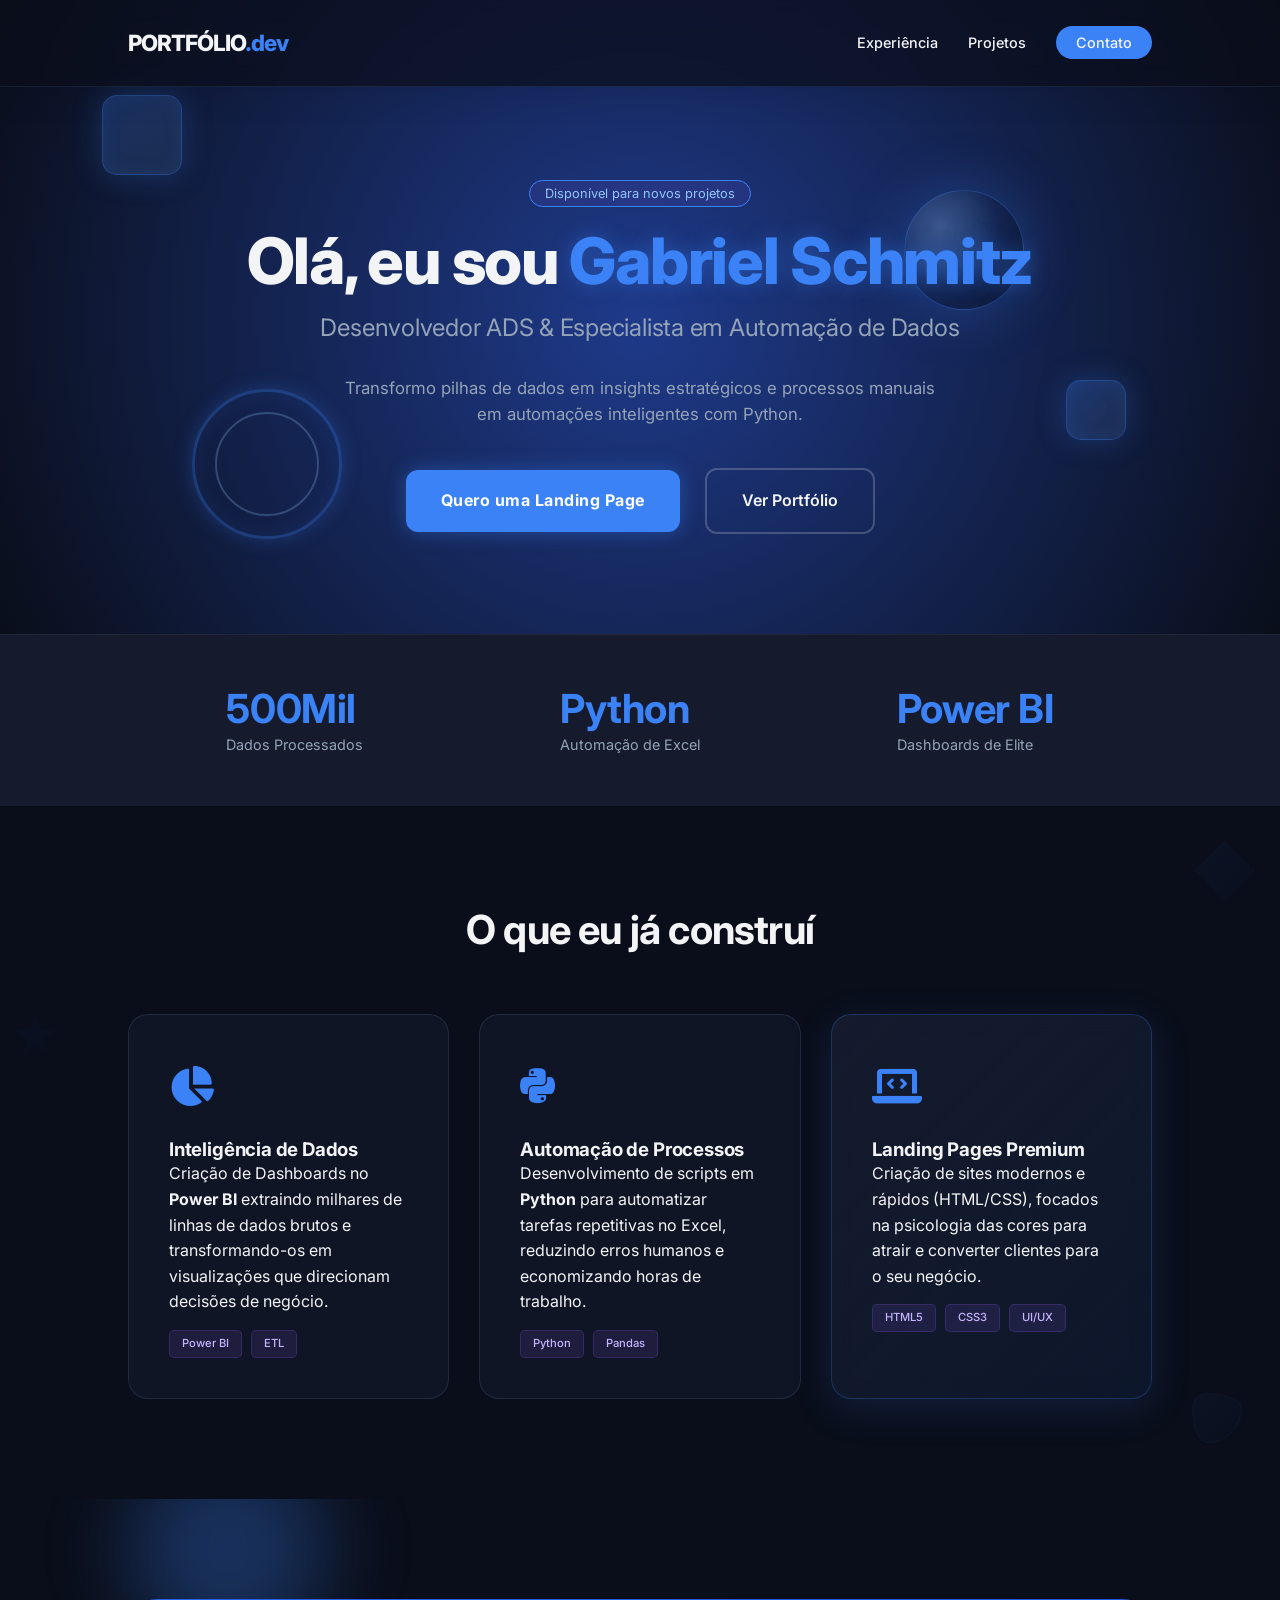
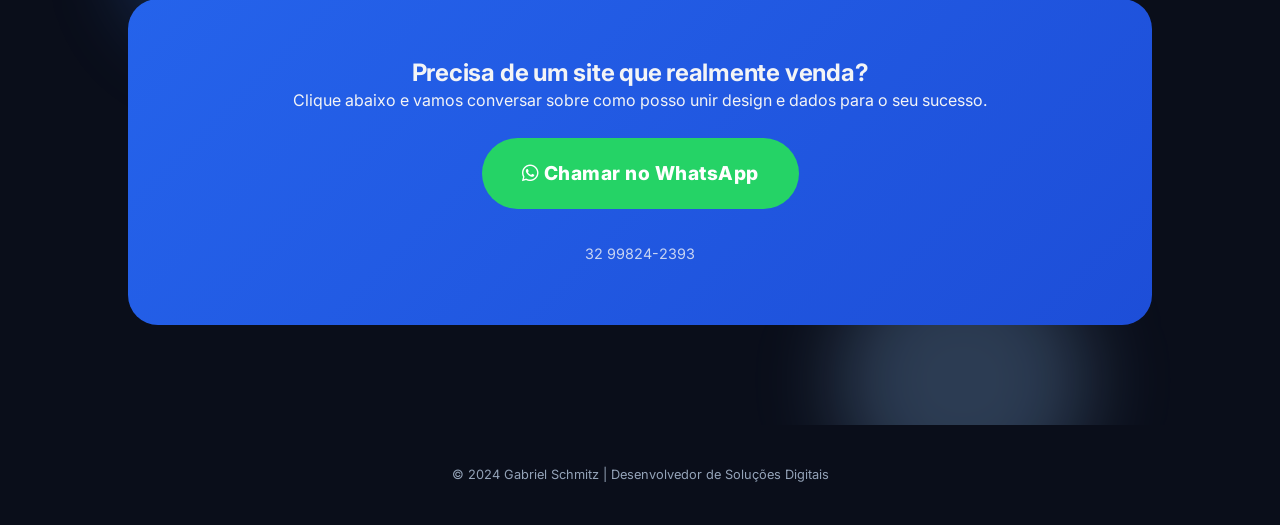
<file: index.html>
<!DOCTYPE html>
<html lang="pt-br">
<head>
    <meta charset="UTF-8">
    <meta name="viewport" content="width=device-width, initial-scale=1.0">
    <title>Gabriel Schmitz | Dev & Data Expert</title>
    <link rel="stylesheet" href="style.css">
    <link href="https://fonts.googleapis.com/css2?family=Inter:wght@300;400;600;800&display=swap" rel="stylesheet">
    <link rel="stylesheet" href="https://cdnjs.cloudflare.com/ajax/libs/font-awesome/6.0.0/css/all.min.css">
</head>
<body>

    <header>
        <nav>
            <div class="logo">PORTFÓLIO<span>.dev</span></div>
            <ul>
                <li><a href="#experiencia">Experiência</a></li>
                <li><a href="#portfolio">Projetos</a></li>
                <li><a href="https://wa.me/5532998242393" class="btn-nav">Contato</a></li>
            </ul>
        </nav>
    </header>

    <section class="hero">
        <div class="hero-bg-3d">
            <div class="cube cube-1"></div>
            <div class="cube cube-2"></div>
            <div class="sphere sphere-1"></div>
            <div class="ring ring-1"></div>
        </div>
        <div class="hero-content">
            <span class="tag">Disponível para novos projetos</span>
            <h1>Olá, eu sou <span class="name-highlight">Gabriel Schmitz</span></h1>
            <h2>Desenvolvedor ADS & Especialista em Automação de Dados</h2>
            <p>Transformo pilhas de dados em insights estratégicos e processos manuais em automações inteligentes com Python.</p>
            <div class="hero-btns">
                <a href="https://wa.me/5532998242393" class="btn-main">Quero uma Landing Page</a>
                <a href="#portfolio" class="btn-sub">Ver Portfólio</a>
            </div>
        </div>
    </section>

    <section id="experiencia" class="stats">
        <div class="stat-item">
            <h3>500Mil</h3>
            <p>Dados Processados</p>
        </div>
        <div class="stat-item">
            <h3>Python</h3>
            <p>Automação de Excel</p>
        </div>
        <div class="stat-item">
            <h3>Power BI</h3>
            <p>Dashboards de Elite</p>
        </div>
    </section>

    <section id="portfolio" class="portfolio">
        <div class="portfolio-bg-3d">
            <div class="floating-shape shape-1"></div>
            <div class="floating-shape shape-2"></div>
            <div class="floating-shape shape-3"></div>
        </div>
        <h2 class="section-title">O que eu já construí</h2>
        
        <div class="project-grid">
            <div class="project-card">
                <div class="project-icon"><i class="fas fa-chart-pie"></i></div>
                <h3>Inteligência de Dados</h3>
                <p>Criação de Dashboards no <strong>Power BI</strong> extraindo milhares de linhas de dados brutos e transformando-os em visualizações que direcionam decisões de negócio.</p>
                <span class="tech-tag">Power BI</span> <span class="tech-tag">ETL</span>
            </div>

            <div class="project-card">
                <div class="project-icon"><i class="fab fa-python"></i></div>
                <h3>Automação de Processos</h3>
                <p>Desenvolvimento de scripts em <strong>Python</strong> para automatizar tarefas repetitivas no Excel, reduzindo erros humanos e economizando horas de trabalho.</p>
                <span class="tech-tag">Python</span> <span class="tech-tag">Pandas</span>
            </div>

            <div class="project-card highlight-card">
                <div class="project-icon"><i class="fas fa-laptop-code"></i></div>
                <h3>Landing Pages Premium</h3>
                <p>Criação de sites modernos e rápidos (HTML/CSS), focados na psicologia das cores para atrair e converter clientes para o seu negócio.</p>
                <span class="tech-tag">HTML5</span> <span class="tech-tag">CSS3</span> <span class="tech-tag">UI/UX</span>
            </div>
        </div>
    </section>

    <section class="cta-section">
        <div class="cta-bg-3d">
            <div class="glow-orb orb-1"></div>
            <div class="glow-orb orb-2"></div>
        </div>
        <div class="cta-box">
            <h2>Precisa de um site que realmente venda?</h2>
            <p>Clique abaixo e vamos conversar sobre como posso unir design e dados para o seu sucesso.</p>
            <a href="https://wa.me/5532998242393" class="btn-final">
                <i class="fab fa-whatsapp"></i> Chamar no WhatsApp
            </a>
            <span class="phone-display">32 99824-2393</span>
        </div>
    </section>

    <footer>
        <p>&copy; 2024 Gabriel Schmitz | Desenvolvedor de Soluções Digitais</p>
    </footer>

    <script>
        // Mouse interaction for 3D elements
        let mouseX = 0, mouseY = 0;
        const elements3D = [];
        
        document.addEventListener('DOMContentLoaded', () => {
            document.querySelectorAll('.cube, .sphere, .ring, .floating-shape, .glow-orb').forEach((el, i) => {
                elements3D.push({
                    el: el,
                    baseX: 0,
                    baseY: 0,
                    speed: 0.02 + (i * 0.008),
                    rotationSpeed: 0.01 + (i * 0.005)
                });
            });

            // Spotlight effect para project cards
            document.querySelectorAll('.project-card').forEach(card => {
                card.addEventListener('mousemove', (e) => {
                    const rect = card.getBoundingClientRect();
                    const x = e.clientX - rect.left;
                    const y = e.clientY - rect.top;
                    const xPercent = (x / rect.width) * 100;
                    const yPercent = (y / rect.height) * 100;
                    
                    card.style.setProperty('--spotlight-x', xPercent + '%');
                    card.style.setProperty('--spotlight-y', yPercent + '%');
                });

                card.addEventListener('mouseleave', () => {
                    card.style.setProperty('--spotlight-x', '50%');
                    card.style.setProperty('--spotlight-y', '50%');
                });
            });

            // Fade-in-up animation on scroll
            const observerOptions = {
                threshold: 0.1,
                rootMargin: '0px 0px -100px 0px'
            };

            const observer = new IntersectionObserver((entries) => {
                entries.forEach(entry => {
                    if (entry.isIntersecting) {
                        entry.target.classList.add('fade-in-on-scroll');
                        observer.unobserve(entry.target);
                    }
                });
            }, observerOptions);

            document.querySelectorAll('.section-title, .project-card, .cta-box').forEach(el => {
                observer.observe(el);
            });
        });
        
        document.addEventListener('mousemove', (e) => {
            mouseX = (e.clientX - window.innerWidth / 2) / window.innerWidth;
            mouseY = (e.clientY - window.innerHeight / 2) / window.innerHeight;
            
            elements3D.forEach((item, i) => {
                // Diferentes intensidades para diferentes seções
                const isPortfolio = item.el.closest('.portfolio-bg-3d');
                const intensity = isPortfolio ? 0.3 : 1; // Portfólio mais sutil
                
                const moveX = mouseX * 80 * item.speed * (i % 2 === 0 ? 1 : -1) * intensity;
                const moveY = mouseY * 60 * item.speed * (i % 2 === 0 ? -1 : 1) * intensity;
                const rotateX = mouseY * 30 * item.rotationSpeed * intensity;
                const rotateY = mouseX * 30 * item.rotationSpeed * intensity;
                
                item.el.style.transform = `translate(${moveX}px, ${moveY}px) rotateX(${rotateX}deg) rotateY(${rotateY}deg)`;
            });
        });
        
        // Scroll parallax combined with mouse
        document.addEventListener('scroll', () => {
            const scrollY = window.scrollY;
            
            // Hero 3D elements parallax
            document.querySelectorAll('.hero-bg-3d .cube, .hero-bg-3d .sphere, .hero-bg-3d .ring').forEach((el, i) => {
                const speed = 0.05 + (i * 0.02);
                const rotation = scrollY * speed * 0.5;
                const baseTransform = el.style.transform || '';
                el.style.setProperty('--scroll-y', `${scrollY * speed}px`);
            });
            
            // Portfolio floating shapes parallax (mais sutil)
            document.querySelectorAll('.portfolio-bg-3d .floating-shape').forEach((el, i) => {
                const rect = el.closest('.portfolio').getBoundingClientRect();
                const sectionScroll = -rect.top;
                const speed = 0.01 + (i * 0.005); // Reduzido para ser mais sutil
                el.style.setProperty('--scroll-y', `${sectionScroll * speed}px`);
            });
            
            // CTA glow orbs parallax
            document.querySelectorAll('.cta-bg-3d .glow-orb').forEach((el, i) => {
                const rect = el.closest('.cta-section').getBoundingClientRect();
                const sectionScroll = -rect.top;
                const speed = 0.02 + (i * 0.01);
                el.style.setProperty('--scroll-y', `${sectionScroll * speed}px`);
            });
        });
    </script>

</body>
</html>
</file>
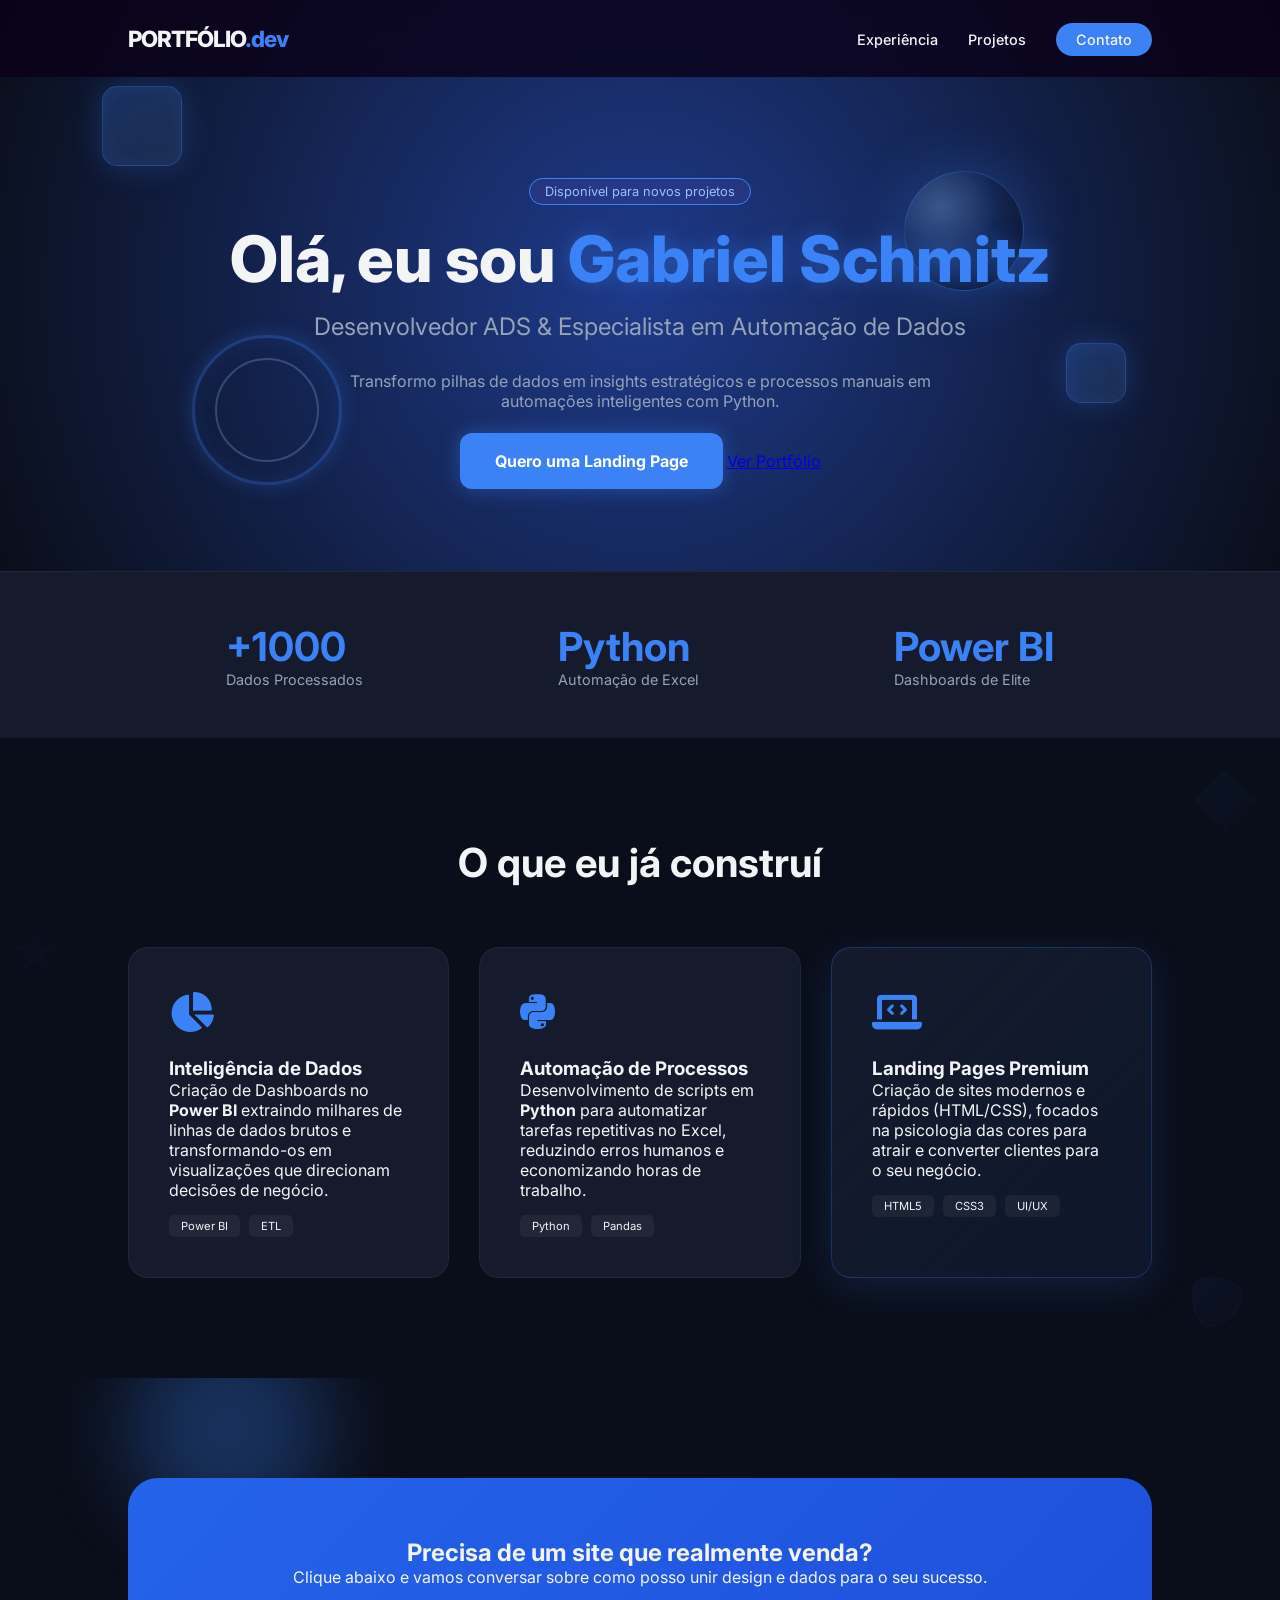
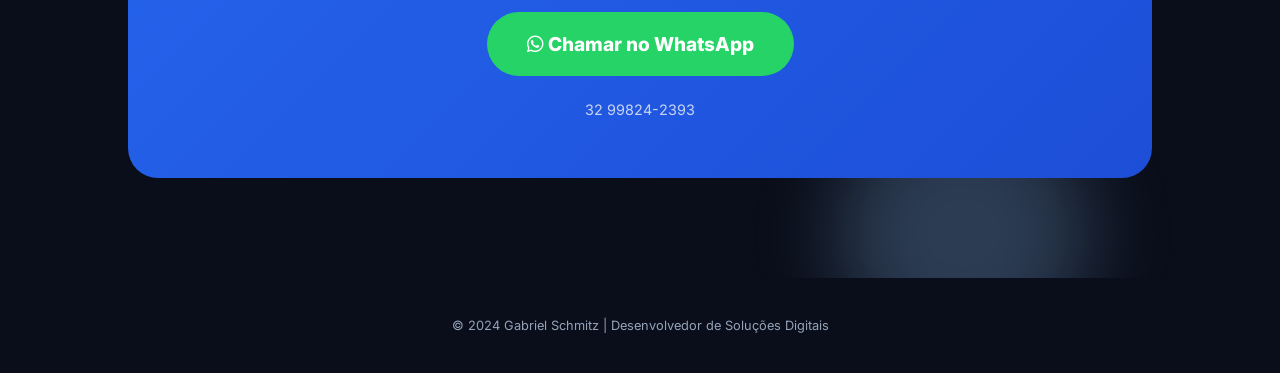
<file: LandingPage/index.html>
<!DOCTYPE html>
<html lang="pt-br">
<head>
    <meta charset="UTF-8">
    <meta name="viewport" content="width=device-width, initial-scale=1.0">
    <title>Gabriel Schmitz | Dev & Data Expert</title>
    <link rel="stylesheet" href="style.css">
    <link href="https://fonts.googleapis.com/css2?family=Inter:wght@300;400;600;800&display=swap" rel="stylesheet">
    <link rel="stylesheet" href="https://cdnjs.cloudflare.com/ajax/libs/font-awesome/6.0.0/css/all.min.css">
</head>
<body>

    <header>
        <nav>
            <div class="logo">PORTFÓLIO<span>.dev</span></div>
            <ul>
                <li><a href="#experiencia">Experiência</a></li>
                <li><a href="#portfolio">Projetos</a></li>
                <li><a href="https://wa.me/5532998242393" class="btn-nav">Contato</a></li>
            </ul>
        </nav>
    </header>

    <section class="hero">
        <div class="hero-bg-3d">
            <div class="cube cube-1"></div>
            <div class="cube cube-2"></div>
            <div class="sphere sphere-1"></div>
            <div class="ring ring-1"></div>
        </div>
        <div class="hero-content">
            <span class="tag">Disponível para novos projetos</span>
            <h1>Olá, eu sou <span class="name-highlight">Gabriel Schmitz</span></h1>
            <h2>Desenvolvedor ADS & Especialista em Automação de Dados</h2>
            <p>Transformo pilhas de dados em insights estratégicos e processos manuais em automações inteligentes com Python.</p>
            <div class="hero-btns">
                <a href="https://wa.me/5532998242393" class="btn-main">Quero uma Landing Page</a>
                <a href="#portfolio" class="btn-sub">Ver Portfólio</a>
            </div>
        </div>
    </section>

    <section id="experiencia" class="stats">
        <div class="stat-item">
            <h3>+1000</h3>
            <p>Dados Processados</p>
        </div>
        <div class="stat-item">
            <h3>Python</h3>
            <p>Automação de Excel</p>
        </div>
        <div class="stat-item">
            <h3>Power BI</h3>
            <p>Dashboards de Elite</p>
        </div>
    </section>

    <section id="portfolio" class="portfolio">
        <div class="portfolio-bg-3d">
            <div class="floating-shape shape-1"></div>
            <div class="floating-shape shape-2"></div>
            <div class="floating-shape shape-3"></div>
        </div>
        <h2 class="section-title">O que eu já construí</h2>
        
        <div class="project-grid">
            <div class="project-card">
                <div class="project-icon"><i class="fas fa-chart-pie"></i></div>
                <h3>Inteligência de Dados</h3>
                <p>Criação de Dashboards no <strong>Power BI</strong> extraindo milhares de linhas de dados brutos e transformando-os em visualizações que direcionam decisões de negócio.</p>
                <span class="tech-tag">Power BI</span> <span class="tech-tag">ETL</span>
            </div>

            <div class="project-card">
                <div class="project-icon"><i class="fab fa-python"></i></div>
                <h3>Automação de Processos</h3>
                <p>Desenvolvimento de scripts em <strong>Python</strong> para automatizar tarefas repetitivas no Excel, reduzindo erros humanos e economizando horas de trabalho.</p>
                <span class="tech-tag">Python</span> <span class="tech-tag">Pandas</span>
            </div>

            <div class="project-card highlight-card">
                <div class="project-icon"><i class="fas fa-laptop-code"></i></div>
                <h3>Landing Pages Premium</h3>
                <p>Criação de sites modernos e rápidos (HTML/CSS), focados na psicologia das cores para atrair e converter clientes para o seu negócio.</p>
                <span class="tech-tag">HTML5</span> <span class="tech-tag">CSS3</span> <span class="tech-tag">UI/UX</span>
            </div>
        </div>
    </section>

    <section class="cta-section">
        <div class="cta-bg-3d">
            <div class="glow-orb orb-1"></div>
            <div class="glow-orb orb-2"></div>
        </div>
        <div class="cta-box">
            <h2>Precisa de um site que realmente venda?</h2>
            <p>Clique abaixo e vamos conversar sobre como posso unir design e dados para o seu sucesso.</p>
            <a href="https://wa.me/5532998242393" class="btn-final">
                <i class="fab fa-whatsapp"></i> Chamar no WhatsApp
            </a>
            <span class="phone-display">32 99824-2393</span>
        </div>
    </section>

    <footer>
        <p>&copy; 2024 Gabriel Schmitz | Desenvolvedor de Soluções Digitais</p>
    </footer>

    <script>
        // Mouse interaction for 3D elements
        let mouseX = 0, mouseY = 0;
        const elements3D = [];
        
        document.addEventListener('DOMContentLoaded', () => {
            document.querySelectorAll('.cube, .sphere, .ring, .floating-shape, .glow-orb').forEach((el, i) => {
                elements3D.push({
                    el: el,
                    baseX: 0,
                    baseY: 0,
                    speed: 0.02 + (i * 0.008),
                    rotationSpeed: 0.01 + (i * 0.005)
                });
            });
        });
        
        document.addEventListener('mousemove', (e) => {
            mouseX = (e.clientX - window.innerWidth / 2) / window.innerWidth;
            mouseY = (e.clientY - window.innerHeight / 2) / window.innerHeight;
            
            elements3D.forEach((item, i) => {
                // Diferentes intensidades para diferentes seções
                const isPortfolio = item.el.closest('.portfolio-bg-3d');
                const intensity = isPortfolio ? 0.3 : 1; // Portfólio mais sutil
                
                const moveX = mouseX * 80 * item.speed * (i % 2 === 0 ? 1 : -1) * intensity;
                const moveY = mouseY * 60 * item.speed * (i % 2 === 0 ? -1 : 1) * intensity;
                const rotateX = mouseY * 30 * item.rotationSpeed * intensity;
                const rotateY = mouseX * 30 * item.rotationSpeed * intensity;
                
                item.el.style.transform = `translate(${moveX}px, ${moveY}px) rotateX(${rotateX}deg) rotateY(${rotateY}deg)`;
            });
        });
        
        // Scroll parallax combined with mouse
        document.addEventListener('scroll', () => {
            const scrollY = window.scrollY;
            
            // Hero 3D elements parallax
            document.querySelectorAll('.hero-bg-3d .cube, .hero-bg-3d .sphere, .hero-bg-3d .ring').forEach((el, i) => {
                const speed = 0.05 + (i * 0.02);
                const rotation = scrollY * speed * 0.5;
                const baseTransform = el.style.transform || '';
                el.style.setProperty('--scroll-y', `${scrollY * speed}px`);
            });
            
            // Portfolio floating shapes parallax (mais sutil)
            document.querySelectorAll('.portfolio-bg-3d .floating-shape').forEach((el, i) => {
                const rect = el.closest('.portfolio').getBoundingClientRect();
                const sectionScroll = -rect.top;
                const speed = 0.01 + (i * 0.005); // Reduzido para ser mais sutil
                el.style.setProperty('--scroll-y', `${sectionScroll * speed}px`);
            });
            
            // CTA glow orbs parallax
            document.querySelectorAll('.cta-bg-3d .glow-orb').forEach((el, i) => {
                const rect = el.closest('.cta-section').getBoundingClientRect();
                const sectionScroll = -rect.top;
                const speed = 0.02 + (i * 0.01);
                el.style.setProperty('--scroll-y', `${sectionScroll * speed}px`);
            });
        });
    </script>

</body>
</html>
</file>
<file: style.css>
:root {
    --bg-deep: #0a0e1a;
    --bg-card: #151b2d;
    --primary: #3b82f6;
    --accent: #93c5fd;
    --text-main: #f3f4f6;
    --text-dim: #94a3b8;
    --neon-glow: 0 0 20px rgba(59, 130, 246, 0.4);
}

* {
    margin: 0; padding: 0; box-sizing: border-box;
    font-family: 'Inter', sans-serif;
}

h1, h2, h3 {
    letter-spacing: -0.01em;
    line-height: 1.2;
}

body {
    background-color: var(--bg-deep);
    color: var(--text-main);
    overflow-x: hidden;
    line-height: 1.6;
}

/* Header */
header {
    padding: 25px 10%;
    position: fixed;
    width: 100%;
    z-index: 100;
    background: rgba(10, 14, 26, 0.7);
    backdrop-filter: blur(12px);
    border-bottom: 1px solid rgba(147, 197, 253, 0.1);
    box-shadow: 0 8px 32px rgba(10, 14, 26, 0.1);
}

nav {
    display: flex;
    justify-content: space-between;
    align-items: center;
}

.logo { font-weight: 800; font-size: 1.4rem; letter-spacing: -1px; }
.logo span { color: var(--primary); }

nav ul { display: flex; list-style: none; gap: 30px; align-items: center; }

nav a { text-decoration: none; color: var(--text-main); font-weight: 500; font-size: 0.9rem; }

.btn-nav {
    background: var(--primary);
    padding: 8px 20px;
    border-radius: 50px;
    transition: 0.3s;
}

/* Hero Section */
.hero {
    padding: 180px 10% 100px;
    text-align: center;
    background: radial-gradient(circle at 50% 50%, #1e3a8a 0%, #0a0e1a 100%);
}

.tag {
    background: rgba(139, 92, 246, 0.1);
    color: var(--accent);
    padding: 5px 15px;
    border-radius: 20px;
    font-size: 0.8rem;
    border: 1px solid var(--primary);
}

.hero h1 { 
    font-size: 4rem; 
    margin-top: 20px; 
    font-weight: 800;
    letter-spacing: -0.02em;
    line-height: 1.1;
}
.name-highlight { color: var(--primary); text-shadow: var(--neon-glow); }

.hero h2 { 
    font-size: 1.5rem; 
    color: var(--text-dim); 
    margin: 15px 0 30px; 
    font-weight: 400;
    letter-spacing: -0.01em;
    line-height: 1.4;
}

.hero p { 
    max-width: 600px; 
    margin: 0 auto 40px; 
    color: var(--text-dim);
    line-height: 1.6;
    font-size: 1.05rem;
}

.btn-main {
    background: var(--primary);
    color: white;
    padding: 18px 35px;
    border-radius: 12px;
    text-decoration: none;
    font-weight: 700;
    box-shadow: var(--neon-glow);
    transition: all 0.4s cubic-bezier(0.25, 0.46, 0.45, 0.94);
    position: relative;
    overflow: hidden;
    letter-spacing: 0.5px;
}

.btn-main::before {
    content: '';
    position: absolute;
    top: 0;
    left: -100%;
    width: 100%;
    height: 100%;
    background: linear-gradient(90deg, transparent, rgba(255, 255, 255, 0.3), transparent);
    transition: left 0.4s ease;
}

.btn-main:hover {
    transform: translateY(-3px);
    box-shadow: 0 0 40px rgba(59, 130, 246, 0.7), 0 10px 25px rgba(59, 130, 246, 0.3);
}

.btn-main:hover::before {
    left: 100%;
}

.btn-sub {
    background: transparent;
    color: var(--text-main);
    padding: 18px 35px;
    border-radius: 12px;
    text-decoration: none;
    font-weight: 600;
    border: 2px solid rgba(255, 255, 255, 0.2);
    transition: all 0.4s cubic-bezier(0.25, 0.46, 0.45, 0.94);
    margin-left: 15px;
    position: relative;
    overflow: hidden;
}

.btn-sub::before {
    content: '';
    position: absolute;
    top: 0;
    left: 0;
    right: 0;
    bottom: 0;
    background: rgba(59, 130, 246, 0.1);
    opacity: 0;
    transition: opacity 0.4s ease;
}

.btn-sub:hover {
    border-color: var(--primary);
    color: var(--primary);
    transform: translateY(-2px);
    box-shadow: 0 5px 20px rgba(59, 130, 246, 0.15);
}

.btn-sub:hover::before {
    opacity: 1;
}

.hero-btns {
    display: flex;
    align-items: center;
    justify-content: center;
    flex-wrap: wrap;
    gap: 10px;
}

/* Stats Section */
.stats {
    display: flex;
    justify-content: space-around;
    padding: 50px 10%;
    background: var(--bg-card);
    border-top: 1px solid rgba(255,255,255,0.05);
}

.stat-item h3 { font-size: 2.5rem; color: var(--primary); }
.stat-item p { color: var(--text-dim); font-size: 0.9rem; }

/* Portfolio Section */
.portfolio { padding: 100px 10%; }
.section-title { 
    text-align: center; 
    margin-bottom: 60px; 
    font-size: 2.5rem; 
    position: relative; 
    z-index: 10;
    letter-spacing: -0.02em;
    line-height: 1.2;
    opacity: 0;
    animation: fadeInUp 0.8s ease forwards;
}

.project-grid {
    display: grid;
    grid-template-columns: repeat(auto-fit, minmax(300px, 1fr));
    gap: 30px;
    position: relative;
    z-index: 10;
}

.project-card {
    background: rgba(21, 27, 45, 0.6);
    backdrop-filter: blur(12px);
    padding: 40px;
    border-radius: 20px;
    border: 1px solid rgba(147, 197, 253, 0.12);
    transition: all 0.4s cubic-bezier(0.25, 0.46, 0.45, 0.94);
    position: relative;
    z-index: 10;
    overflow: hidden;
}

.project-card:nth-child(1) {
    animation-delay: 0s;
}

.project-card:nth-child(2) {
    animation-delay: 0.2s;
}

.project-card:nth-child(3) {
    animation-delay: 0.4s;
}

.project-card::before {
    content: '';
    position: absolute;
    top: 0;
    left: 0;
    right: 0;
    bottom: 0;
    background: radial-gradient(circle at var(--spotlight-x, 50%) var(--spotlight-y, 50%), rgba(59, 130, 246, 0.15) 0%, transparent 50%);
    opacity: 0;
    transition: opacity 0.3s ease;
    pointer-events: none;
}

.project-card:hover::before {
    opacity: 1;
}

.project-card:hover {
    transform: translateY(-10px);
    border-color: rgba(147, 197, 253, 0.25);
    box-shadow: 0 15px 50px rgba(59, 130, 246, 0.25), inset 0 0 20px rgba(59, 130, 246, 0.05);
}

.project-icon { font-size: 2.5rem; color: var(--primary); margin-bottom: 20px; }

.tech-tag {
    display: inline-block;
    background: rgba(139, 92, 246, 0.12);
    color: #c4b5fd;
    padding: 4px 12px;
    border-radius: 5px;
    font-size: 0.7rem;
    margin-top: 15px;
    margin-right: 5px;
    border: 1px solid rgba(139, 92, 246, 0.2);
    transition: all 0.3s ease;
    font-weight: 500;
}

.tech-tag:hover {
    background: rgba(139, 92, 246, 0.2);
    border-color: rgba(139, 92, 246, 0.4);
    box-shadow: 0 0 12px rgba(139, 92, 246, 0.2);
}

/* CTA Box */
.cta-section { padding: 100px 10%; }
.cta-box {
    background: linear-gradient(135deg, #2563eb 0%, #1d4ed8 100%);
    padding: 60px;
    border-radius: 30px;
    text-align: center;
    opacity: 0;
    animation: fadeInUp 0.8s ease forwards 0.3s;
}

.cta-box h2 {
    opacity: 0;
    animation: fadeInUp 0.8s ease forwards 0.5s;
}

.cta-box p {
    opacity: 0;
    animation: fadeInUp 0.8s ease forwards 0.7s;
}

.btn-final {
    display: inline-block;
    background: #25d366;
    color: white;
    padding: 20px 40px;
    border-radius: 50px;
    text-decoration: none;
    font-weight: 800;
    font-size: 1.2rem;
    margin: 25px 0;
    transition: all 0.4s cubic-bezier(0.25, 0.46, 0.45, 0.94);
    position: relative;
    overflow: hidden;
    letter-spacing: 0.5px;
}

.btn-final::before {
    content: '';
    position: absolute;
    top: 0;
    left: -100%;
    width: 100%;
    height: 100%;
    background: linear-gradient(90deg, transparent, rgba(255, 255, 255, 0.3), transparent);
    transition: left 0.4s ease;
}

.btn-final:hover {
    transform: translateY(-3px);
    box-shadow: 0 0 30px rgba(37, 211, 102, 0.5), 0 10px 20px rgba(37, 211, 102, 0.2);
}

.btn-final:hover::before {
    left: 100%;
}

.phone-display { display: block; font-size: 0.9rem; opacity: 0.8; }

footer { text-align: center; padding: 40px; color: var(--text-dim); font-size: 0.8rem; }

/* 3D Background Effects */
.hero, .portfolio, .cta-section {
    position: relative;
    overflow: hidden;
}

.hero-bg-3d, .portfolio-bg-3d, .cta-bg-3d {
    position: absolute;
    top: 0;
    left: 0;
    width: 100%;
    height: 100%;
    pointer-events: none;
    perspective: 1000px;
    z-index: 0;
}

.cube, .sphere, .ring, .floating-shape, .glow-orb {
    pointer-events: auto;
}

.hero-content, .cta-box, .section-title, .project-grid {
    position: relative;
    z-index: 10;
}

/* 3D Cubes */
.cube {
    position: absolute;
    width: 80px;
    height: 80px;
    background: linear-gradient(135deg, rgba(59, 130, 246, 0.25), rgba(147, 197, 253, 0.1));
    border: 1px solid rgba(59, 130, 246, 0.3);
    border-radius: 15px;
    transform-style: preserve-3d;
    animation: float-rotate 8s ease-in-out infinite;
    box-shadow: 
        0 0 30px rgba(59, 130, 246, 0.25),
        inset 0 0 20px rgba(59, 130, 246, 0.1);
    transition: transform 0.3s cubic-bezier(0.25, 0.46, 0.45, 0.94);
    cursor: pointer;
}

.cube:hover {
    transform: scale(1.2) rotateX(20deg) rotateY(20deg) !important;
    box-shadow: 
        0 0 50px rgba(59, 130, 246, 0.4),
        inset 0 0 30px rgba(59, 130, 246, 0.15);
}

.cube-1 {
    top: 15%;
    left: 8%;
    animation-delay: 0s;
}

.cube-2 {
    top: 60%;
    right: 12%;
    width: 60px;
    height: 60px;
    animation-delay: -2s;
}

/* 3D Sphere */
.sphere {
    position: absolute;
    width: 120px;
    height: 120px;
    border-radius: 50%;
    background: radial-gradient(circle at 30% 30%, rgba(147, 197, 253, 0.3), rgba(59, 130, 246, 0.1) 50%, transparent);
    border: 1px solid rgba(59, 130, 246, 0.25);
    animation: float-sphere 10s ease-in-out infinite;
    box-shadow: 
        0 0 60px rgba(59, 130, 246, 0.3),
        inset -20px -20px 40px rgba(0, 0, 0, 0.3);
    transition: transform 0.3s cubic-bezier(0.25, 0.46, 0.45, 0.94), box-shadow 0.3s ease;
    cursor: pointer;
}

.sphere:hover {
    transform: scale(1.3) !important;
    box-shadow: 
        0 0 100px rgba(59, 130, 246, 0.5),
        inset -20px -20px 60px rgba(0, 0, 0, 0.4);
}

.sphere-1 {
    top: 30%;
    right: 20%;
    animation-delay: -1s;
}

/* 3D Ring */
.ring {
    position: absolute;
    width: 150px;
    height: 150px;
    border: 3px solid rgba(59, 130, 246, 0.3);
    border-radius: 50%;
    animation: ring-spin 15s linear infinite;
    box-shadow: 
        0 0 20px rgba(59, 130, 246, 0.25),
        inset 0 0 20px rgba(59, 130, 246, 0.1);
    transition: transform 0.3s cubic-bezier(0.25, 0.46, 0.45, 0.94), box-shadow 0.3s ease;
    cursor: pointer;
}

.ring:hover {
    transform: scale(1.2) rotateX(70deg) !important;
    box-shadow: 
        0 0 50px rgba(59, 130, 246, 0.4),
        inset 0 0 40px rgba(59, 130, 246, 0.2);
}

.ring::before {
    content: '';
    position: absolute;
    top: 50%;
    left: 50%;
    transform: translate(-50%, -50%);
    width: 100px;
    height: 100px;
    border: 2px solid rgba(147, 197, 253, 0.25);
    border-radius: 50%;
}

.ring-1 {
    bottom: 15%;
    left: 15%;
}

/* Floating Shapes for Portfolio */
.floating-shape {
    position: absolute;
    background: linear-gradient(135deg, rgba(59, 130, 246, 0.12), rgba(37, 99, 235, 0.06));
    border: 1px solid rgba(59, 130, 246, 0.15);
    animation: float-rotate 12s ease-in-out infinite;
    transition: transform 0.4s cubic-bezier(0.25, 0.46, 0.45, 0.94), box-shadow 0.3s ease;
    cursor: pointer;
    z-index: 1;
}

.floating-shape:hover {
    transform: scale(1.2) rotate(25deg) !important;
    box-shadow: 0 0 30px rgba(59, 130, 246, 0.25);
    opacity: 0.6;
}

.shape-1 {
    top: 5%;
    right: 2%;
    width: 60px;
    height: 60px;
    clip-path: polygon(50% 0%, 100% 50%, 50% 100%, 0% 50%);
    animation-delay: 0s;
    opacity: 0.4;
}

.shape-2 {
    top: 30%;
    left: 1%;
    width: 45px;
    height: 45px;
    clip-path: polygon(50% 0%, 61% 35%, 98% 35%, 68% 57%, 79% 91%, 50% 70%, 21% 91%, 32% 57%, 2% 35%, 39% 35%);
    animation-delay: -3s;
    opacity: 0.3;
}

.shape-3 {
    bottom: 8%;
    right: 3%;
    width: 50px;
    height: 50px;
    border-radius: 30% 70% 70% 30% / 30% 30% 70% 70%;
    animation-delay: -5s;
    opacity: 0.35;
}

/* Glowing Orbs for CTA */
.glow-orb {
    position: absolute;
    border-radius: 50%;
    filter: blur(40px);
    animation: pulse-glow 4s ease-in-out infinite;
    transition: transform 0.5s ease, filter 0.3s ease;
}

.glow-orb:hover {
    transform: scale(1.5) !important;
    filter: blur(60px);
}

.orb-1 {
    top: -50px;
    left: 10%;
    width: 200px;
    height: 200px;
    background: rgba(59, 130, 246, 0.3);
    animation-delay: 0s;
}

.orb-2 {
    bottom: -80px;
    right: 15%;
    width: 250px;
    height: 250px;
    background: rgba(147, 197, 253, 0.25);
    animation-delay: -2s;
}

/* Animations */
@keyframes fadeInUp {
    from {
        opacity: 0;
        transform: translateY(30px);
    }
    to {
        opacity: 1;
        transform: translateY(0);
    }
}

@keyframes fadeIn {
    from {
        opacity: 0;
    }
    to {
        opacity: 1;
    }
}

.fade-in-on-scroll {
    opacity: 0;
    animation: fadeInUp 0.8s ease forwards;
}

@keyframes float-rotate {
    0%, 100% {
        transform: translateY(0) rotateX(0deg) rotateY(0deg) rotateZ(0deg);
    }
    25% {
        transform: translateY(-8px) rotateX(5deg) rotateY(8deg) rotateZ(3deg);
    }
    50% {
        transform: translateY(-5px) rotateX(10deg) rotateY(15deg) rotateZ(5deg);
    }
    75% {
        transform: translateY(-12px) rotateX(5deg) rotateY(8deg) rotateZ(3deg);
    }
}

@keyframes float-sphere {
    0%, 100% {
        transform: translateY(0) scale(1);
    }
    50% {
        transform: translateY(-30px) scale(1.05);
    }
}

@keyframes ring-spin {
    0% {
        transform: rotateX(60deg) rotateZ(0deg);
    }
    100% {
        transform: rotateX(60deg) rotateZ(360deg);
    }
}

@keyframes pulse-glow {
    0%, 100% {
        opacity: 0.5;
        transform: scale(1);
    }
    50% {
        opacity: 0.8;
        transform: scale(1.1);
    }
}

/* Highlight card with extra 3D effect */
.highlight-card {
    background: linear-gradient(135deg, var(--bg-card), rgba(59, 130, 246, 0.08));
    border: 1px solid rgba(59, 130, 246, 0.25);
    box-shadow: 0 10px 40px rgba(59, 130, 246, 0.15);
}

.highlight-card:hover {
    box-shadow: 0 20px 60px rgba(59, 130, 246, 0.25);
}

/* Responsividade Tablet */
@media (max-width: 1024px) {
    header { padding: 20px 5%; }
    .hero { padding: 160px 5% 80px; }
    .hero h1 { font-size: 3.5rem; }
    .portfolio, .cta-section { padding: 80px 5%; }
}

/* Responsividade Mobile */
@media (max-width: 768px) {
    /* Header Mobile */
    header { 
        padding: 15px 5%; 
        background: rgba(10, 14, 26, 0.95);
    }
    
    nav ul { 
        gap: 15px; 
    }
    
    nav a { 
        font-size: 0.8rem; 
    }
    
    .btn-nav {
        padding: 6px 15px;
        font-size: 0.8rem;
    }
    
    /* Hero Mobile */
    .hero { 
        padding: 120px 5% 60px; 
        text-align: center;
    }
    
    .hero h1 { 
        font-size: 2.2rem; 
        line-height: 1.2;
        margin-top: 15px;
    }
    
    .hero h2 { 
        font-size: 1.1rem; 
        margin: 10px 0 20px;
    }
    
    .hero p { 
        font-size: 0.9rem;
        margin: 0 auto 30px;
        padding: 0 10px;
    }
    
    /* Botões Hero Mobile */
    .hero-btns {
        display: flex;
        flex-direction: column;
        gap: 15px;
        align-items: center;
    }
    
    .btn-main, .btn-sub {
        padding: 15px 25px;
        font-size: 0.9rem;
        width: 100%;
        max-width: 280px;
        text-align: center;
    }
    
    /* Stats Mobile */
    .stats { 
        flex-direction: column; 
        gap: 25px; 
        text-align: center;
        padding: 40px 5%;
    }
    
    .stat-item h3 { 
        font-size: 2rem; 
    }
    
    /* Portfolio Mobile */
    .portfolio { 
        padding: 60px 5%; 
    }
    
    .section-title { 
        font-size: 2rem;
        margin-bottom: 40px;
    }
    
    .project-grid {
        grid-template-columns: 1fr;
        gap: 20px;
    }
    
    .project-card {
        padding: 25px;
    }
    
    .project-card::before {
        opacity: 0 !important;
    }
    
    .project-icon { 
        font-size: 2rem; 
    }
    
    /* CTA Mobile */
    .cta-section { 
        padding: 60px 5%; 
    }
    
    .cta-box {
        padding: 40px 20px;
        border-radius: 20px;
    }
    
    .btn-final {
        padding: 15px 30px;
        font-size: 1rem;
        width: 100%;
        max-width: 300px;
    }
    
    /* Efeitos 3D Mobile - Reduzidos */
    .cube, .sphere, .ring {
        opacity: 0.3;
        transform: scale(0.6);
    }
    
    .portfolio-bg-3d .floating-shape {
        opacity: 0.1;
        transform: scale(0.4);
        animation: none;
    }
    
    .glow-orb {
        width: 80px !important;
        height: 80px !important;
        opacity: 0.6;
    }
}

/* Mobile Extra Pequeno */
@media (max-width: 480px) {
    .hero h1 { 
        font-size: 1.8rem; 
    }
    
    .hero h2 { 
        font-size: 1rem; 
    }
    
    .logo { 
        font-size: 1.2rem; 
    }
    
    nav ul { 
        gap: 10px; 
    }
    
    .project-card {
        padding: 20px;
    }
    
    .cta-box {
        padding: 30px 15px;
    }
}
</file>
<file: LandingPage/style.css>
:root {
    --bg-deep: #0a0e1a;
    --bg-card: #151b2d;
    --primary: #3b82f6;
    --accent: #93c5fd;
    --text-main: #f3f4f6;
    --text-dim: #94a3b8;
    --neon-glow: 0 0 20px rgba(59, 130, 246, 0.4);
}

* {
    margin: 0; padding: 0; box-sizing: border-box;
    font-family: 'Inter', sans-serif;
}

body {
    background-color: var(--bg-deep);
    color: var(--text-main);
    overflow-x: hidden;
}

/* Header */
header {
    padding: 25px 10%;
    position: fixed;
    width: 100%;
    z-index: 100;
    background: rgba(10, 1, 24, 0.8);
    backdrop-filter: blur(15px);
}

nav {
    display: flex;
    justify-content: space-between;
    align-items: center;
}

.logo { font-weight: 800; font-size: 1.4rem; letter-spacing: -1px; }
.logo span { color: var(--primary); }

nav ul { display: flex; list-style: none; gap: 30px; align-items: center; }

nav a { text-decoration: none; color: var(--text-main); font-weight: 500; font-size: 0.9rem; }

.btn-nav {
    background: var(--primary);
    padding: 8px 20px;
    border-radius: 50px;
    transition: 0.3s;
}

/* Hero Section */
.hero {
    padding: 180px 10% 100px;
    text-align: center;
    background: radial-gradient(circle at 50% 50%, #1e3a8a 0%, #0a0e1a 100%);
}

.tag {
    background: rgba(139, 92, 246, 0.1);
    color: var(--accent);
    padding: 5px 15px;
    border-radius: 20px;
    font-size: 0.8rem;
    border: 1px solid var(--primary);
}

.hero h1 { font-size: 4rem; margin-top: 20px; font-weight: 800; }
.name-highlight { color: var(--primary); text-shadow: var(--neon-glow); }

.hero h2 { font-size: 1.5rem; color: var(--text-dim); margin: 15px 0 30px; font-weight: 400; }

.hero p { max-width: 600px; margin: 0 auto 40px; color: var(--text-dim); }

.btn-main {
    background: var(--primary);
    color: white;
    padding: 18px 35px;
    border-radius: 12px;
    text-decoration: none;
    font-weight: 700;
    box-shadow: var(--neon-glow);
}

/* Stats Section */
.stats {
    display: flex;
    justify-content: space-around;
    padding: 50px 10%;
    background: var(--bg-card);
    border-top: 1px solid rgba(255,255,255,0.05);
}

.stat-item h3 { font-size: 2.5rem; color: var(--primary); }
.stat-item p { color: var(--text-dim); font-size: 0.9rem; }

/* Portfolio Section */
.portfolio { padding: 100px 10%; }
.section-title { text-align: center; margin-bottom: 60px; font-size: 2.5rem; position: relative; z-index: 10; }

.project-grid {
    display: grid;
    grid-template-columns: repeat(auto-fit, minmax(300px, 1fr));
    gap: 30px;
    position: relative;
    z-index: 10;
}

.project-card {
    background: var(--bg-card);
    padding: 40px;
    border-radius: 20px;
    border: 1px solid rgba(255,255,255,0.05);
    transition: 0.4s;
    position: relative;
    z-index: 10;
}

.project-card:hover {
    transform: translateY(-10px);
    border-color: var(--primary);
    box-shadow: 0 10px 30px rgba(59, 130, 246, 0.15);
}

.project-icon { font-size: 2.5rem; color: var(--primary); margin-bottom: 20px; }

.tech-tag {
    display: inline-block;
    background: rgba(255,255,255,0.05);
    padding: 4px 12px;
    border-radius: 5px;
    font-size: 0.7rem;
    margin-top: 15px;
    margin-right: 5px;
}

/* CTA Box */
.cta-section { padding: 100px 10%; }
.cta-box {
    background: linear-gradient(135deg, #2563eb 0%, #1d4ed8 100%);
    padding: 60px;
    border-radius: 30px;
    text-align: center;
}

.btn-final {
    display: inline-block;
    background: #25d366;
    color: white;
    padding: 20px 40px;
    border-radius: 50px;
    text-decoration: none;
    font-weight: 800;
    font-size: 1.2rem;
    margin: 25px 0;
}

.phone-display { display: block; font-size: 0.9rem; opacity: 0.8; }

footer { text-align: center; padding: 40px; color: var(--text-dim); font-size: 0.8rem; }

/* 3D Background Effects */
.hero, .portfolio, .cta-section {
    position: relative;
    overflow: hidden;
}

.hero-bg-3d, .portfolio-bg-3d, .cta-bg-3d {
    position: absolute;
    top: 0;
    left: 0;
    width: 100%;
    height: 100%;
    pointer-events: none;
    perspective: 1000px;
    z-index: 0;
}

.cube, .sphere, .ring, .floating-shape, .glow-orb {
    pointer-events: auto;
}

.hero-content, .cta-box, .section-title, .project-grid {
    position: relative;
    z-index: 10;
}

/* 3D Cubes */
.cube {
    position: absolute;
    width: 80px;
    height: 80px;
    background: linear-gradient(135deg, rgba(59, 130, 246, 0.25), rgba(147, 197, 253, 0.1));
    border: 1px solid rgba(59, 130, 246, 0.3);
    border-radius: 15px;
    transform-style: preserve-3d;
    animation: float-rotate 8s ease-in-out infinite;
    box-shadow: 
        0 0 30px rgba(59, 130, 246, 0.25),
        inset 0 0 20px rgba(59, 130, 246, 0.1);
    transition: transform 0.3s cubic-bezier(0.25, 0.46, 0.45, 0.94);
    cursor: pointer;
}

.cube:hover {
    transform: scale(1.2) rotateX(20deg) rotateY(20deg) !important;
    box-shadow: 
        0 0 50px rgba(59, 130, 246, 0.4),
        inset 0 0 30px rgba(59, 130, 246, 0.15);
}

.cube-1 {
    top: 15%;
    left: 8%;
    animation-delay: 0s;
}

.cube-2 {
    top: 60%;
    right: 12%;
    width: 60px;
    height: 60px;
    animation-delay: -2s;
}

/* 3D Sphere */
.sphere {
    position: absolute;
    width: 120px;
    height: 120px;
    border-radius: 50%;
    background: radial-gradient(circle at 30% 30%, rgba(147, 197, 253, 0.3), rgba(59, 130, 246, 0.1) 50%, transparent);
    border: 1px solid rgba(59, 130, 246, 0.25);
    animation: float-sphere 10s ease-in-out infinite;
    box-shadow: 
        0 0 60px rgba(59, 130, 246, 0.3),
        inset -20px -20px 40px rgba(0, 0, 0, 0.3);
    transition: transform 0.3s cubic-bezier(0.25, 0.46, 0.45, 0.94), box-shadow 0.3s ease;
    cursor: pointer;
}

.sphere:hover {
    transform: scale(1.3) !important;
    box-shadow: 
        0 0 100px rgba(59, 130, 246, 0.5),
        inset -20px -20px 60px rgba(0, 0, 0, 0.4);
}

.sphere-1 {
    top: 30%;
    right: 20%;
    animation-delay: -1s;
}

/* 3D Ring */
.ring {
    position: absolute;
    width: 150px;
    height: 150px;
    border: 3px solid rgba(59, 130, 246, 0.3);
    border-radius: 50%;
    animation: ring-spin 15s linear infinite;
    box-shadow: 
        0 0 20px rgba(59, 130, 246, 0.25),
        inset 0 0 20px rgba(59, 130, 246, 0.1);
    transition: transform 0.3s cubic-bezier(0.25, 0.46, 0.45, 0.94), box-shadow 0.3s ease;
    cursor: pointer;
}

.ring:hover {
    transform: scale(1.2) rotateX(70deg) !important;
    box-shadow: 
        0 0 50px rgba(59, 130, 246, 0.4),
        inset 0 0 40px rgba(59, 130, 246, 0.2);
}

.ring::before {
    content: '';
    position: absolute;
    top: 50%;
    left: 50%;
    transform: translate(-50%, -50%);
    width: 100px;
    height: 100px;
    border: 2px solid rgba(147, 197, 253, 0.25);
    border-radius: 50%;
}

.ring-1 {
    bottom: 15%;
    left: 15%;
}

/* Floating Shapes for Portfolio */
.floating-shape {
    position: absolute;
    background: linear-gradient(135deg, rgba(59, 130, 246, 0.12), rgba(37, 99, 235, 0.06));
    border: 1px solid rgba(59, 130, 246, 0.15);
    animation: float-rotate 12s ease-in-out infinite;
    transition: transform 0.4s cubic-bezier(0.25, 0.46, 0.45, 0.94), box-shadow 0.3s ease;
    cursor: pointer;
    z-index: 1;
}

.floating-shape:hover {
    transform: scale(1.2) rotate(25deg) !important;
    box-shadow: 0 0 30px rgba(59, 130, 246, 0.25);
    opacity: 0.6;
}

.shape-1 {
    top: 5%;
    right: 2%;
    width: 60px;
    height: 60px;
    clip-path: polygon(50% 0%, 100% 50%, 50% 100%, 0% 50%);
    animation-delay: 0s;
    opacity: 0.4;
}

.shape-2 {
    top: 30%;
    left: 1%;
    width: 45px;
    height: 45px;
    clip-path: polygon(50% 0%, 61% 35%, 98% 35%, 68% 57%, 79% 91%, 50% 70%, 21% 91%, 32% 57%, 2% 35%, 39% 35%);
    animation-delay: -3s;
    opacity: 0.3;
}

.shape-3 {
    bottom: 8%;
    right: 3%;
    width: 50px;
    height: 50px;
    border-radius: 30% 70% 70% 30% / 30% 30% 70% 70%;
    animation-delay: -5s;
    opacity: 0.35;
}

/* Glowing Orbs for CTA */
.glow-orb {
    position: absolute;
    border-radius: 50%;
    filter: blur(40px);
    animation: pulse-glow 4s ease-in-out infinite;
    transition: transform 0.5s ease, filter 0.3s ease;
}

.glow-orb:hover {
    transform: scale(1.5) !important;
    filter: blur(60px);
}

.orb-1 {
    top: -50px;
    left: 10%;
    width: 200px;
    height: 200px;
    background: rgba(59, 130, 246, 0.3);
    animation-delay: 0s;
}

.orb-2 {
    bottom: -80px;
    right: 15%;
    width: 250px;
    height: 250px;
    background: rgba(147, 197, 253, 0.25);
    animation-delay: -2s;
}

/* Animations */
@keyframes float-rotate {
    0%, 100% {
        transform: translateY(0) rotateX(0deg) rotateY(0deg) rotateZ(0deg);
    }
    25% {
        transform: translateY(-8px) rotateX(5deg) rotateY(8deg) rotateZ(3deg);
    }
    50% {
        transform: translateY(-5px) rotateX(10deg) rotateY(15deg) rotateZ(5deg);
    }
    75% {
        transform: translateY(-12px) rotateX(5deg) rotateY(8deg) rotateZ(3deg);
    }
}

@keyframes float-sphere {
    0%, 100% {
        transform: translateY(0) scale(1);
    }
    50% {
        transform: translateY(-30px) scale(1.05);
    }
}

@keyframes ring-spin {
    0% {
        transform: rotateX(60deg) rotateZ(0deg);
    }
    100% {
        transform: rotateX(60deg) rotateZ(360deg);
    }
}

@keyframes pulse-glow {
    0%, 100% {
        opacity: 0.5;
        transform: scale(1);
    }
    50% {
        opacity: 0.8;
        transform: scale(1.1);
    }
}

/* Highlight card with extra 3D effect */
.highlight-card {
    background: linear-gradient(135deg, var(--bg-card), rgba(59, 130, 246, 0.08));
    border: 1px solid rgba(59, 130, 246, 0.25);
    box-shadow: 0 10px 40px rgba(59, 130, 246, 0.15);
}

.highlight-card:hover {
    box-shadow: 0 20px 60px rgba(59, 130, 246, 0.25);
}

@media (max-width: 768px) {
    .hero h1 { font-size: 2.5rem; }
    .stats { flex-direction: column; gap: 30px; text-align: center; }
    
    .cube, .sphere, .ring {
        opacity: 0.4;
        transform: scale(0.7);
    }
    
    /* Portfolio shapes quase invisíveis no mobile */
    .portfolio-bg-3d .floating-shape {
        opacity: 0.15;
        transform: scale(0.5);
        animation: none; /* Remove animação no mobile */
    }
    
    .glow-orb {
        width: 100px !important;
        height: 100px !important;
    }
}
</file>
